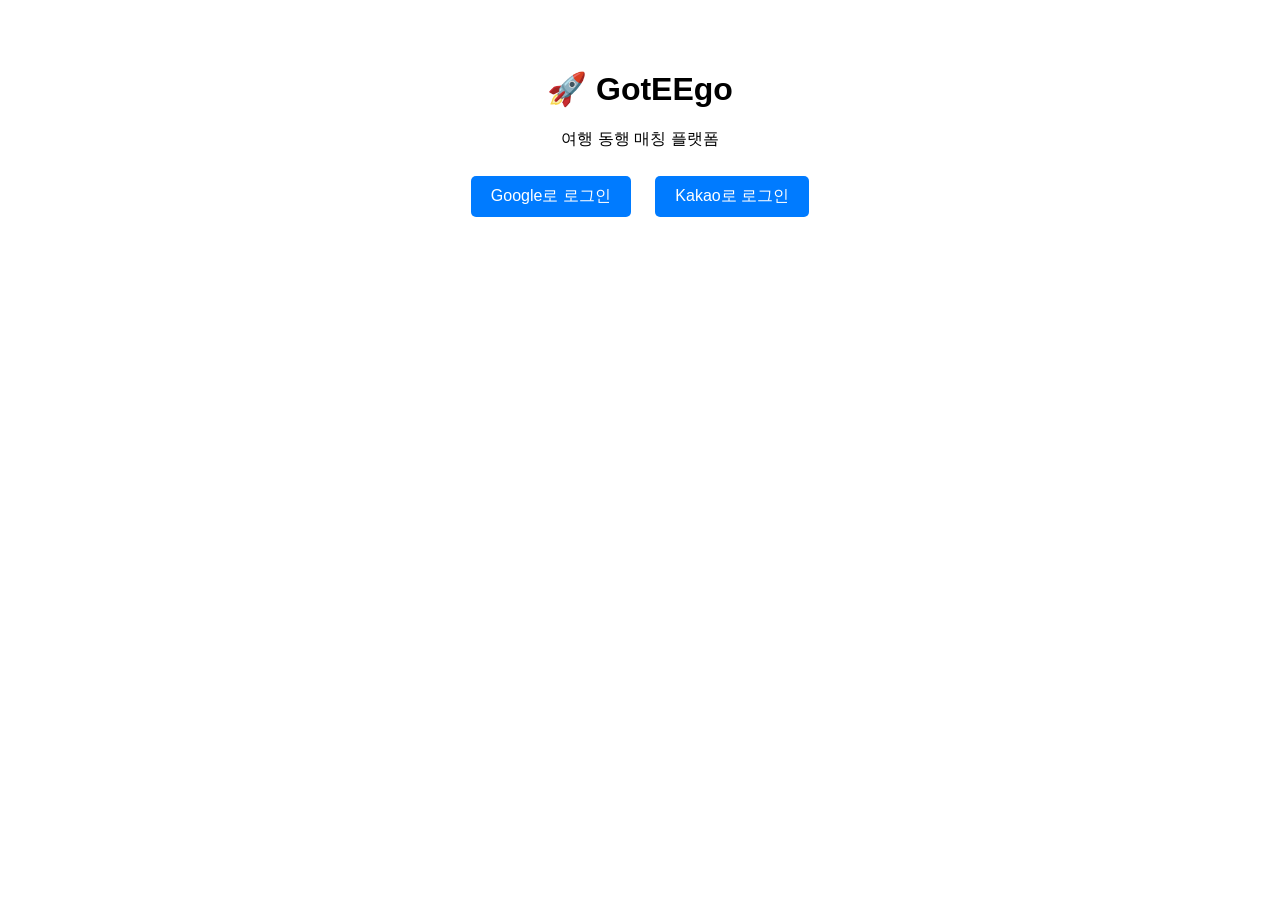
<file: src/main/resources/static/index.html>
<!DOCTYPE html>
<html lang="ko">
<head>
    <meta charset="UTF-8">
    <title>GotEEgo - 여행 동행 매칭</title>
    <style>
        body {
            font-family: Arial, sans-serif;
            max-width: 800px;
            margin: 0 auto;
            padding: 20px;
            text-align: center;
        }
        .container {
            margin-top: 50px;
        }
        .btn {
            display: inline-block;
            padding: 10px 20px;
            margin: 10px;
            background-color: #007bff;
            color: white;
            text-decoration: none;
            border-radius: 5px;
        }
        .btn:hover {
            background-color: #0056b3;
        }
    </style>
</head>
<body>
    <div class="container">
        <h1>🚀 GotEEgo</h1>
        <p>여행 동행 매칭 플랫폼</p>
        
        <div>
            <a href="/oauth2/authorization/google" class="btn">Google로 로그인</a>
            <a href="/oauth2/authorization/kakao" class="btn">Kakao로 로그인</a>
        </div>
    </div>
</body>
</html>
</file>
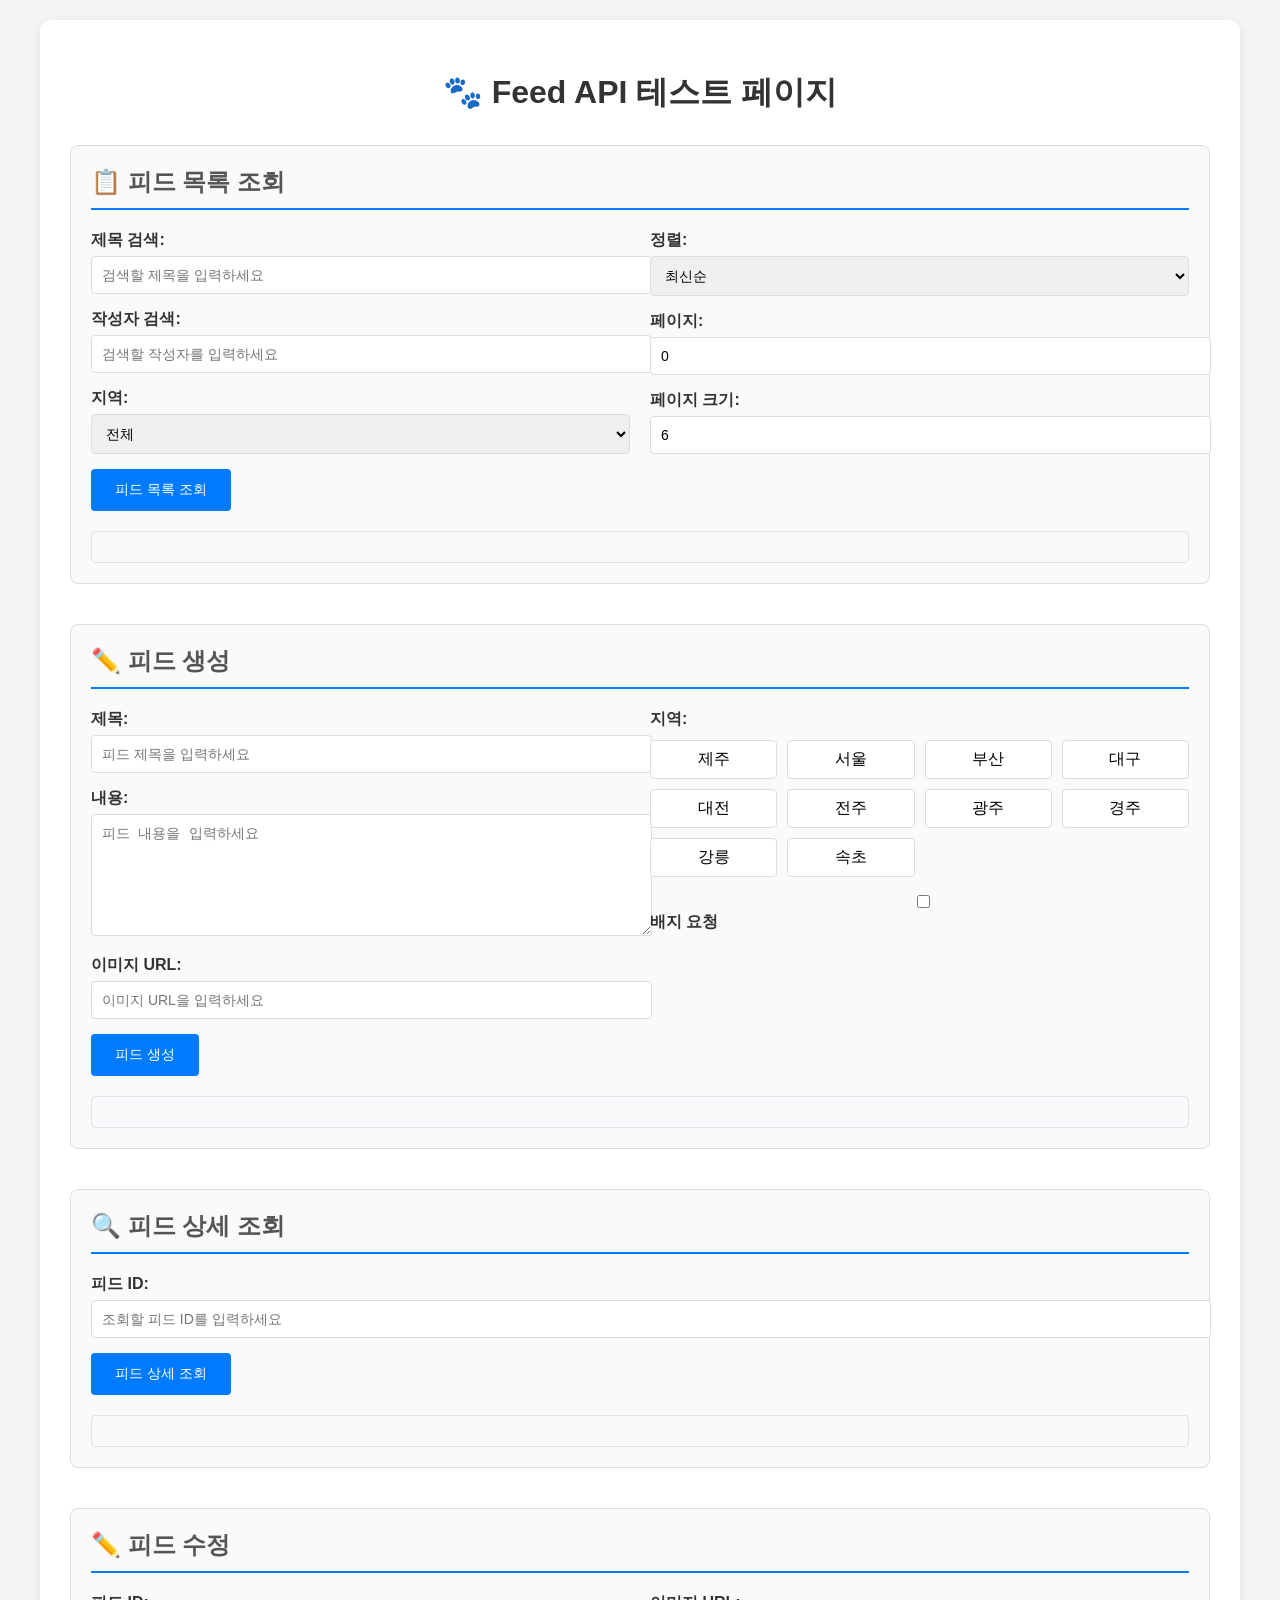
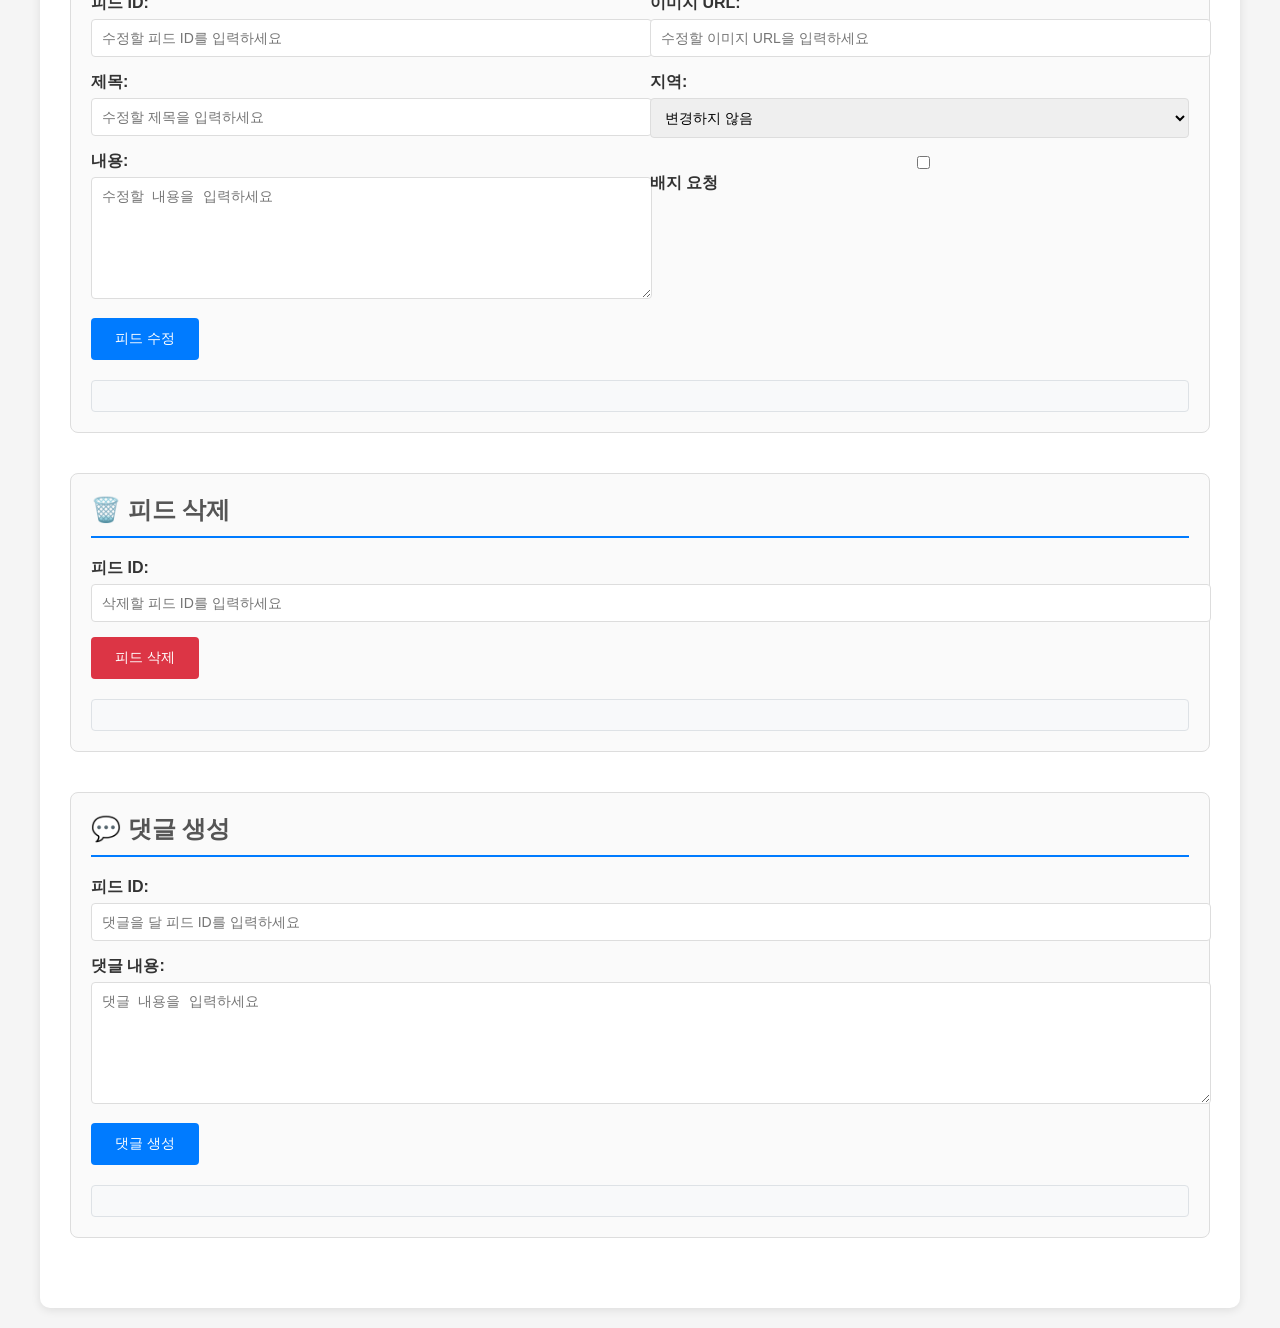
<file: src/main/resources/static/test-feed-api.html>
<!DOCTYPE html>
<html lang="ko">
<head>
    <meta charset="UTF-8">
    <meta name="viewport" content="width=device-width, initial-scale=1.0">
    <title>Feed API 테스트</title>
    <style>
        body {
            font-family: 'Segoe UI', Tahoma, Geneva, Verdana, sans-serif;
            max-width: 1200px;
            margin: 0 auto;
            padding: 20px;
            background-color: #f5f5f5;
        }
        .container {
            background: white;
            padding: 30px;
            border-radius: 10px;
            box-shadow: 0 2px 10px rgba(0,0,0,0.1);
        }
        h1 {
            color: #333;
            text-align: center;
            margin-bottom: 30px;
        }
        .test-section {
            margin-bottom: 40px;
            padding: 20px;
            border: 1px solid #ddd;
            border-radius: 8px;
            background-color: #fafafa;
        }
        .test-section h2 {
            color: #555;
            margin-top: 0;
            border-bottom: 2px solid #007bff;
            padding-bottom: 10px;
        }
        .form-group {
            margin-bottom: 15px;
        }
        label {
            display: block;
            margin-bottom: 5px;
            font-weight: bold;
            color: #333;
        }
        input, select, textarea {
            width: 100%;
            padding: 10px;
            border: 1px solid #ddd;
            border-radius: 4px;
            font-size: 14px;
        }
        textarea {
            height: 100px;
            resize: vertical;
        }
        button {
            background-color: #007bff;
            color: white;
            padding: 12px 24px;
            border: none;
            border-radius: 4px;
            cursor: pointer;
            font-size: 14px;
            margin-right: 10px;
        }
        button:hover {
            background-color: #0056b3;
        }
        .response {
            margin-top: 20px;
            padding: 15px;
            background-color: #f8f9fa;
            border: 1px solid #dee2e6;
            border-radius: 4px;
            white-space: pre-wrap;
            font-family: monospace;
            font-size: 12px;
            max-height: 300px;
            overflow-y: auto;
        }
        .success {
            border-color: #28a745;
            background-color: #d4edda;
        }
        .error {
            border-color: #dc3545;
            background-color: #f8d7da;
        }
        .grid {
            display: grid;
            grid-template-columns: 1fr 1fr;
            gap: 20px;
        }
        .location-options {
            display: grid;
            grid-template-columns: repeat(auto-fit, minmax(120px, 1fr));
            gap: 10px;
            margin-top: 10px;
        }
        .location-option {
            padding: 8px;
            border: 1px solid #ddd;
            border-radius: 4px;
            text-align: center;
            cursor: pointer;
            background-color: white;
        }
        .location-option:hover {
            background-color: #f0f0f0;
        }
        .location-option.selected {
            background-color: #007bff;
            color: white;
            border-color: #007bff;
        }
    </style>
</head>
<body>
    <div class="container">
        <h1>🐾 Feed API 테스트 페이지</h1>
        
        <!-- 피드 목록 조회 테스트 -->
        <div class="test-section">
            <h2>📋 피드 목록 조회</h2>
            <div class="grid">
                <div>
                    <div class="form-group">
                        <label>제목 검색:</label>
                        <input type="text" id="searchTitle" placeholder="검색할 제목을 입력하세요">
                    </div>
                    <div class="form-group">
                        <label>작성자 검색:</label>
                        <input type="text" id="searchAuthor" placeholder="검색할 작성자를 입력하세요">
                    </div>
                    <div class="form-group">
                        <label>지역:</label>
                        <select id="searchRegion">
                            <option value="">전체</option>
                            <option value="JEJU">제주</option>
                            <option value="SEOUL">서울</option>
                            <option value="BUSAN">부산</option>
                            <option value="DAEGU">대구</option>
                            <option value="DAEJEON">대전</option>
                            <option value="JEONJU">전주</option>
                            <option value="GWANGJU">광주</option>
                            <option value="GYEONGJU">경주</option>
                            <option value="GANGNEUNG">강릉</option>
                            <option value="SOKCHO">속초</option>
                        </select>
                    </div>
                </div>
                <div>
                    <div class="form-group">
                        <label>정렬:</label>
                        <select id="searchSort">
                            <option value="recent">최신순</option>
                            <option value="view">조회순</option>
                            <option value="like">좋아요순</option>
                        </select>
                    </div>
                    <div class="form-group">
                        <label>페이지:</label>
                        <input type="number" id="searchPage" value="0" min="0">
                    </div>
                    <div class="form-group">
                        <label>페이지 크기:</label>
                        <input type="number" id="searchSize" value="6" min="1" max="20">
                    </div>
                </div>
            </div>
            <button onclick="getFeeds()">피드 목록 조회</button>
            <div id="feedsResponse" class="response"></div>
        </div>

        <!-- 피드 생성 테스트 -->
        <div class="test-section">
            <h2>✏️ 피드 생성</h2>
            <div class="grid">
                <div>
                    <div class="form-group">
                        <label>제목:</label>
                        <input type="text" id="createTitle" placeholder="피드 제목을 입력하세요" required>
                    </div>
                    <div class="form-group">
                        <label>내용:</label>
                        <textarea id="createContent" placeholder="피드 내용을 입력하세요" required></textarea>
                    </div>
                    <div class="form-group">
                        <label>이미지 URL:</label>
                        <input type="url" id="createImageUrl" placeholder="이미지 URL을 입력하세요">
                    </div>
                </div>
                <div>
                    <div class="form-group">
                        <label>지역:</label>
                        <div class="location-options">
                            <div class="location-option" data-value="JEJU">제주</div>
                            <div class="location-option" data-value="SEOUL">서울</div>
                            <div class="location-option" data-value="BUSAN">부산</div>
                            <div class="location-option" data-value="DAEGU">대구</div>
                            <div class="location-option" data-value="DAEJEON">대전</div>
                            <div class="location-option" data-value="JEONJU">전주</div>
                            <div class="location-option" data-value="GWANGJU">광주</div>
                            <div class="location-option" data-value="GYEONGJU">경주</div>
                            <div class="location-option" data-value="GANGNEUNG">강릉</div>
                            <div class="location-option" data-value="SOKCHO">속초</div>
                        </div>
                        <input type="hidden" id="createLocation" value="">
                    </div>
                    <div class="form-group">
                        <label>
                            <input type="checkbox" id="createBadgeRequest"> 배지 요청
                        </label>
                    </div>
                </div>
            </div>
            <button onclick="createFeed()">피드 생성</button>
            <div id="createResponse" class="response"></div>
        </div>

        <!-- 피드 상세 조회 테스트 -->
        <div class="test-section">
            <h2>🔍 피드 상세 조회</h2>
            <div class="form-group">
                <label>피드 ID:</label>
                <input type="number" id="detailFeedId" placeholder="조회할 피드 ID를 입력하세요" required>
            </div>
            <button onclick="getFeedDetail()">피드 상세 조회</button>
            <div id="detailResponse" class="response"></div>
        </div>

        <!-- 피드 수정 테스트 -->
        <div class="test-section">
            <h2>✏️ 피드 수정</h2>
            <div class="grid">
                <div>
                    <div class="form-group">
                        <label>피드 ID:</label>
                        <input type="number" id="updateFeedId" placeholder="수정할 피드 ID를 입력하세요" required>
                    </div>
                    <div class="form-group">
                        <label>제목:</label>
                        <input type="text" id="updateTitle" placeholder="수정할 제목을 입력하세요">
                    </div>
                    <div class="form-group">
                        <label>내용:</label>
                        <textarea id="updateContent" placeholder="수정할 내용을 입력하세요"></textarea>
                    </div>
                </div>
                <div>
                    <div class="form-group">
                        <label>이미지 URL:</label>
                        <input type="url" id="updateImageUrl" placeholder="수정할 이미지 URL을 입력하세요">
                    </div>
                    <div class="form-group">
                        <label>지역:</label>
                        <select id="updateLocation">
                            <option value="">변경하지 않음</option>
                            <option value="JEJU">제주</option>
                            <option value="SEOUL">서울</option>
                            <option value="BUSAN">부산</option>
                            <option value="DAEGU">대구</option>
                            <option value="DAEJEON">대전</option>
                            <option value="JEONJU">전주</option>
                            <option value="GWANGJU">광주</option>
                            <option value="GYEONGJU">경주</option>
                            <option value="GANGNEUNG">강릉</option>
                            <option value="SOKCHO">속초</option>
                        </select>
                    </div>
                    <div class="form-group">
                        <label>
                            <input type="checkbox" id="updateBadgeRequest"> 배지 요청
                        </label>
                    </div>
                </div>
            </div>
            <button onclick="updateFeed()">피드 수정</button>
            <div id="updateResponse" class="response"></div>
        </div>

        <!-- 피드 삭제 테스트 -->
        <div class="test-section">
            <h2>🗑️ 피드 삭제</h2>
            <div class="form-group">
                <label>피드 ID:</label>
                <input type="number" id="deleteFeedId" placeholder="삭제할 피드 ID를 입력하세요" required>
            </div>
            <button onclick="deleteFeed()" style="background-color: #dc3545;">피드 삭제</button>
            <div id="deleteResponse" class="response"></div>
        </div>

        <!-- 댓글 생성 테스트 -->
        <div class="test-section">
            <h2>💬 댓글 생성</h2>
            <div class="form-group">
                <label>피드 ID:</label>
                <input type="number" id="commentFeedId" placeholder="댓글을 달 피드 ID를 입력하세요" required>
            </div>
            <div class="form-group">
                <label>댓글 내용:</label>
                <textarea id="commentContent" placeholder="댓글 내용을 입력하세요" required></textarea>
            </div>
            <button onclick="createComment()">댓글 생성</button>
            <div id="commentResponse" class="response"></div>
        </div>
    </div>

    <script>
        // 지역 선택 기능
        document.querySelectorAll('.location-option').forEach(option => {
            option.addEventListener('click', function() {
                document.querySelectorAll('.location-option').forEach(opt => opt.classList.remove('selected'));
                this.classList.add('selected');
                document.getElementById('createLocation').value = this.dataset.value;
            });
        });

        // API 호출 함수들
        async function getFeeds() {
            const title = document.getElementById('searchTitle').value;
            const author = document.getElementById('searchAuthor').value;
            const region = document.getElementById('searchRegion').value;
            const sort = document.getElementById('searchSort').value;
            const page = document.getElementById('searchPage').value;
            const size = document.getElementById('searchSize').value;

            const params = new URLSearchParams();
            if (title) params.append('title', title);
            if (author) params.append('author', author);
            if (region) params.append('region', region);
            params.append('sort', sort);
            params.append('page', page);
            params.append('size', size);

            try {
                const response = await fetch(`/api/feed?${params}`);
                const data = await response.json();
                displayResponse('feedsResponse', response.ok, data);
            } catch (error) {
                displayResponse('feedsResponse', false, { error: error.message });
            }
        }

        async function createFeed() {
            const title = document.getElementById('createTitle').value;
            const content = document.getElementById('createContent').value;
            const imageUrl = document.getElementById('createImageUrl').value;
            const location = document.getElementById('createLocation').value;
            const badgeRequest = document.getElementById('createBadgeRequest').checked;

            if (!title || !content) {
                alert('제목과 내용은 필수입니다.');
                return;
            }

            const requestData = {
                title: title,
                content: content,
                imageUrl: imageUrl || null,
                location: location || null,
                badgeRequest: badgeRequest
            };

            try {
                const response = await fetch('/api/feed', {
                    method: 'POST',
                    headers: {
                        'Content-Type': 'application/json'
                    },
                    body: JSON.stringify(requestData)
                });
                const data = await response.json();
                displayResponse('createResponse', response.ok, data);
            } catch (error) {
                displayResponse('createResponse', false, { error: error.message });
            }
        }

        async function getFeedDetail() {
            const feedId = document.getElementById('detailFeedId').value;
            if (!feedId) {
                alert('피드 ID를 입력하세요.');
                return;
            }

            try {
                const response = await fetch(`/api/feed/${feedId}`);
                const data = await response.json();
                displayResponse('detailResponse', response.ok, data);
            } catch (error) {
                displayResponse('detailResponse', false, { error: error.message });
            }
        }

        async function updateFeed() {
            const feedId = document.getElementById('updateFeedId').value;
            const title = document.getElementById('updateTitle').value;
            const content = document.getElementById('updateContent').value;
            const imageUrl = document.getElementById('updateImageUrl').value;
            const location = document.getElementById('updateLocation').value;
            const badgeRequest = document.getElementById('updateBadgeRequest').checked;

            if (!feedId) {
                alert('피드 ID를 입력하세요.');
                return;
            }

            const requestData = {};
            if (title) requestData.title = title;
            if (content) requestData.content = content;
            if (imageUrl) requestData.imageUrl = imageUrl;
            if (location) requestData.location = location;
            requestData.badgeRequest = badgeRequest;

            try {
                const response = await fetch(`/api/feed/${feedId}`, {
                    method: 'PUT',
                    headers: {
                        'Content-Type': 'application/json'
                    },
                    body: JSON.stringify(requestData)
                });
                const data = await response.json();
                displayResponse('updateResponse', response.ok, data);
            } catch (error) {
                displayResponse('updateResponse', false, { error: error.message });
            }
        }

        async function deleteFeed() {
            const feedId = document.getElementById('deleteFeedId').value;
            if (!feedId) {
                alert('피드 ID를 입력하세요.');
                return;
            }

            if (!confirm('정말로 이 피드를 삭제하시겠습니까?')) {
                return;
            }

            try {
                const response = await fetch(`/api/feed/${feedId}`, {
                    method: 'DELETE'
                });
                const data = await response.text();
                displayResponse('deleteResponse', response.ok, { message: data });
            } catch (error) {
                displayResponse('deleteResponse', false, { error: error.message });
            }
        }

        async function createComment() {
            const feedId = document.getElementById('commentFeedId').value;
            const content = document.getElementById('commentContent').value;

            if (!feedId || !content) {
                alert('피드 ID와 댓글 내용을 입력하세요.');
                return;
            }

            const requestData = {
                content: content
            };

            try {
                const response = await fetch(`/api/feed/${feedId}/comments`, {
                    method: 'POST',
                    headers: {
                        'Content-Type': 'application/json'
                    },
                    body: JSON.stringify(requestData)
                });
                const data = await response.json();
                displayResponse('commentResponse', response.ok, data);
            } catch (error) {
                displayResponse('commentResponse', false, { error: error.message });
            }
        }

        function displayResponse(elementId, success, data) {
            const element = document.getElementById(elementId);
            element.textContent = JSON.stringify(data, null, 2);
            element.className = `response ${success ? 'success' : 'error'}`;
        }
    </script>
</body>
</html>
</file>
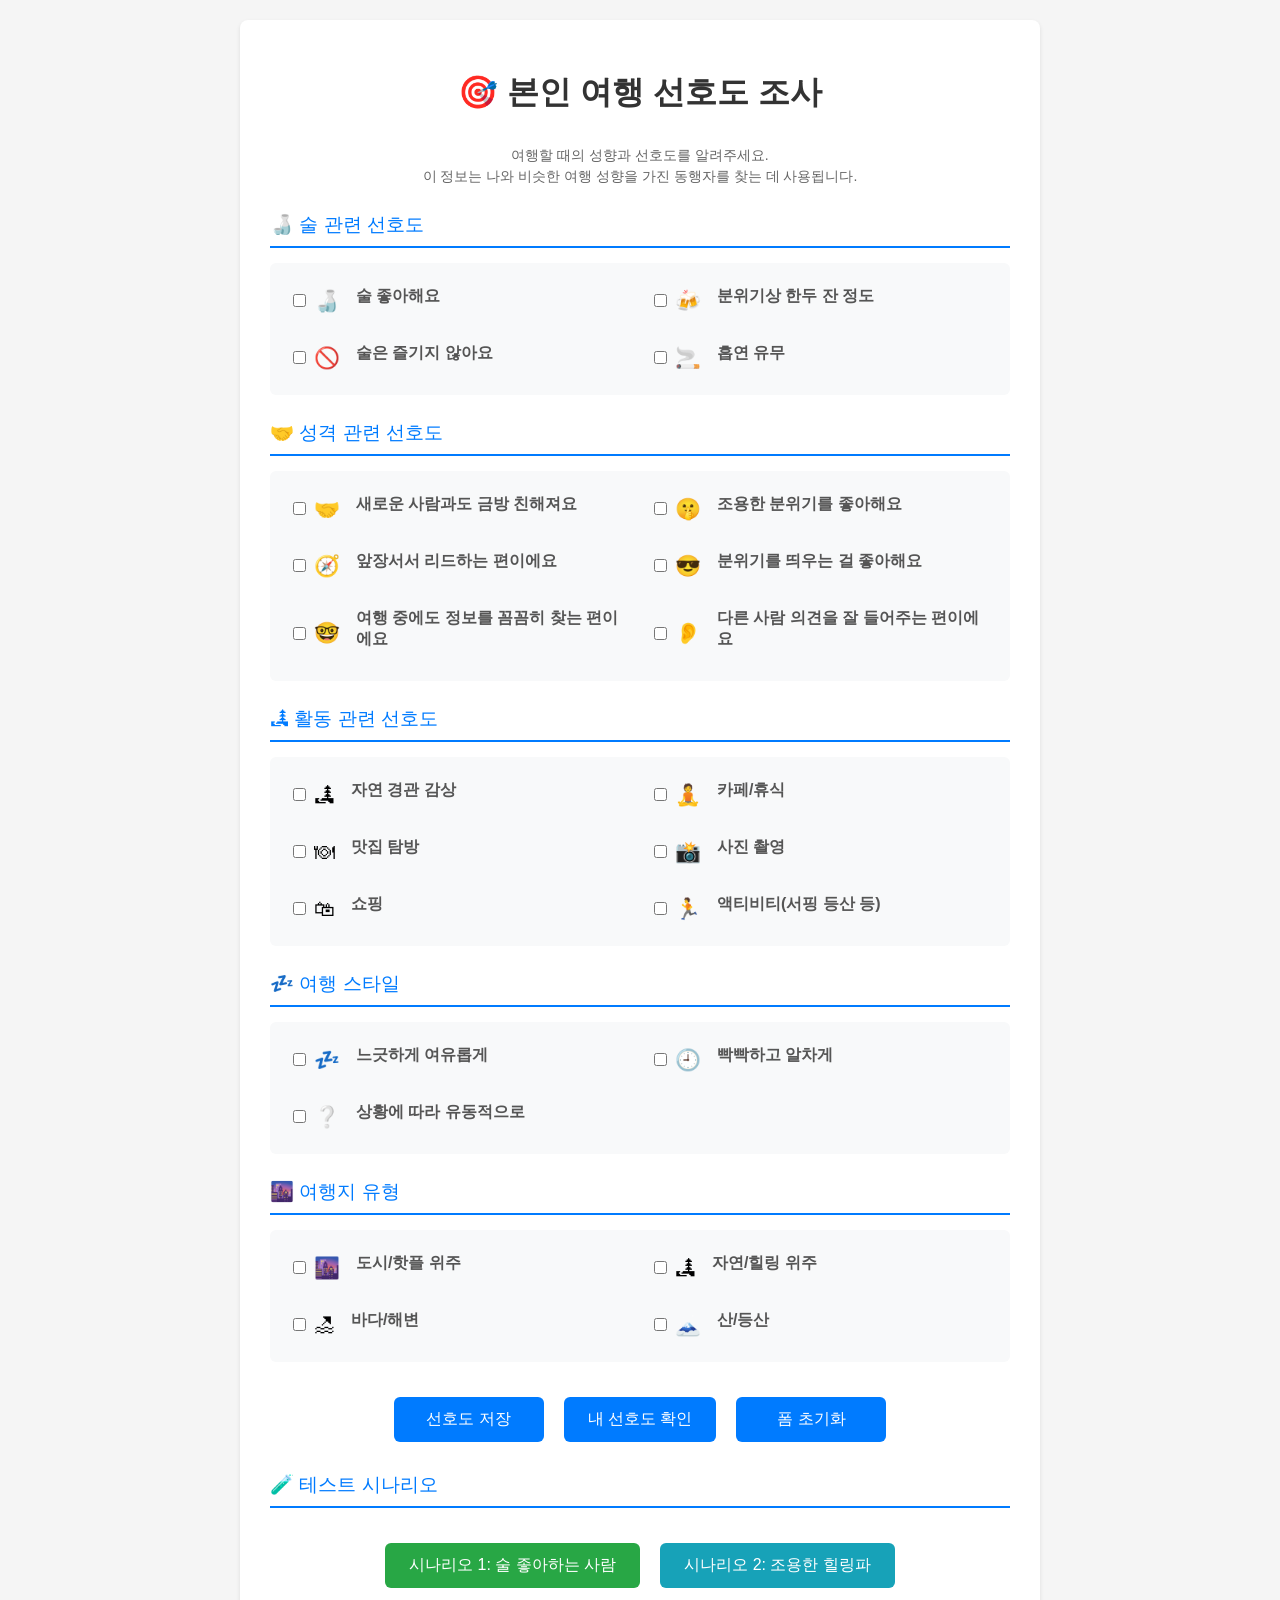
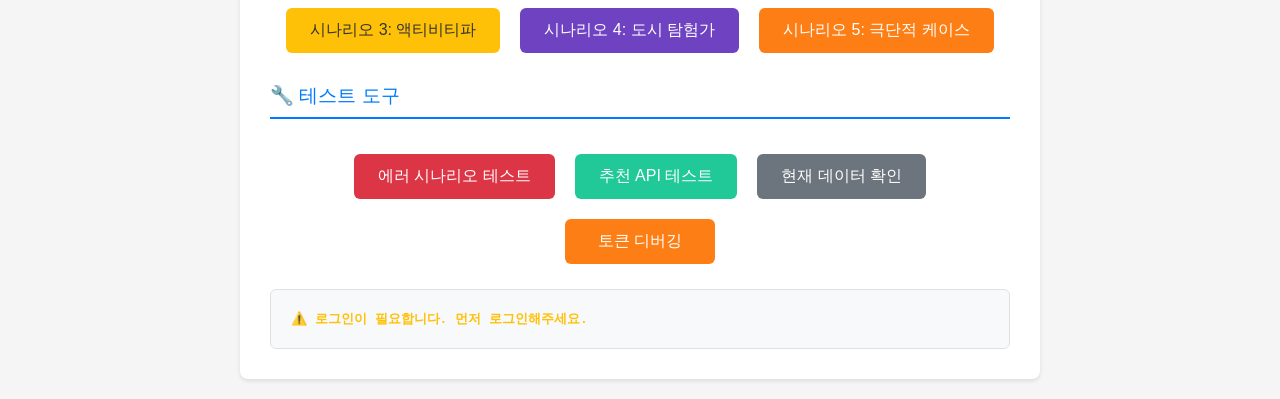
<file: src/main/resources/static/test-profile-recommendation.html>
<!DOCTYPE html>
<html lang="ko">
<head>
    <meta charset="UTF-8">
    <meta name="viewport" content="width=device-width, initial-scale=1.0">
    <title>본인 선호도 조사</title>
    <style>
        body {
            font-family: 'Segoe UI', Tahoma, Geneva, Verdana, sans-serif;
            max-width: 800px;
            margin: 0 auto;
            padding: 20px;
            background-color: #f5f5f5;
        }
        .container {
            background: white;
            padding: 30px;
            border-radius: 8px;
            box-shadow: 0 2px 4px rgba(0,0,0,0.1);
        }
        h1 {
            color: #333;
            text-align: center;
            margin-bottom: 30px;
        }
        .form-group {
            margin-bottom: 20px;
        }
        label {
            display: block;
            margin-bottom: 8px;
            font-weight: bold;
            color: #555;
        }
        .checkbox-group {
            display: grid;
            grid-template-columns: repeat(auto-fit, minmax(250px, 1fr));
            gap: 12px;
            margin-bottom: 20px;
            padding: 15px;
            background-color: #f8f9fa;
            border-radius: 6px;
        }
        .checkbox-item {
            display: flex;
            align-items: center;
            gap: 8px;
            padding: 8px;
            border-radius: 4px;
            transition: background-color 0.2s;
        }
        .checkbox-item:hover {
            background-color: #e9ecef;
        }
        .checkbox-item input[type="checkbox"] {
            width: auto;
            margin: 0;
        }
        .emoji {
            font-size: 1.3em;
            margin-right: 8px;
        }
        .section-title {
            color: #007bff;
            font-size: 1.2em;
            margin: 25px 0 15px 0;
            padding-bottom: 8px;
            border-bottom: 2px solid #007bff;
        }
        button {
            background-color: #007bff;
            color: white;
            padding: 12px 24px;
            border: none;
            border-radius: 6px;
            cursor: pointer;
            font-size: 16px;
            margin-right: 15px;
            margin-bottom: 15px;
            transition: background-color 0.2s;
        }
        button:hover {
            background-color: #0056b3;
        }
        .response {
            background-color: #f8f9fa;
            border: 1px solid #dee2e6;
            border-radius: 6px;
            padding: 20px;
            margin-top: 20px;
            white-space: pre-wrap;
            font-family: monospace;
            max-height: 300px;
            overflow-y: auto;
        }
        .success { color: #28a745; font-weight: bold; }
        .error { color: #dc3545; font-weight: bold; }
        .info { color: #17a2b8; font-weight: bold; }
        .warning { color: #ffc107; font-weight: bold; }
        .btn-group {
            text-align: center;
            margin-top: 30px;
            display: flex;
            flex-wrap: wrap;
            justify-content: center;
            gap: 10px;
        }
        
        .btn-group button {
            margin: 5px;
            min-width: 150px;
        }
        .description {
            color: #666;
            font-size: 14px;
            margin-bottom: 20px;
            text-align: center;
            line-height: 1.5;
        }
    </style>
</head>
<body>
    <div class="container">
        <h1>🎯 본인 여행 선호도 조사</h1>
        <p class="description">
            여행할 때의 성향과 선호도를 알려주세요.<br>
            이 정보는 나와 비슷한 여행 성향을 가진 동행자를 찾는 데 사용됩니다.
        </p>
        
        <form id="preferenceForm">
            <div class="section-title">🍶 술 관련 선호도</div>
            <div class="checkbox-group">
                <div class="checkbox-item">
                    <input type="checkbox" id="isAlchol3">
                    <span class="emoji">🍶</span>
                    <label for="isAlchol3">술 좋아해요</label>
                </div>
                <div class="checkbox-item">
                    <input type="checkbox" id="isAlchol2">
                    <span class="emoji">🍻</span>
                    <label for="isAlchol2">분위기상 한두 잔 정도</label>
                </div>
                <div class="checkbox-item">
                    <input type="checkbox" id="isAlchol1">
                    <span class="emoji">🚫</span>
                    <label for="isAlchol1">술은 즐기지 않아요</label>
                </div>
                <div class="checkbox-item">
                    <input type="checkbox" id="isSmoker">
                    <span class="emoji">🚬</span>
                    <label for="isSmoker">흡연 유무</label>
                </div>
            </div>
            
            <div class="section-title">🤝 성격 관련 선호도</div>
            <div class="checkbox-group">
                <div class="checkbox-item">
                    <input type="checkbox" id="isFriendly">
                    <span class="emoji">🤝</span>
                    <label for="isFriendly">새로운 사람과도 금방 친해져요</label>
                </div>
                <div class="checkbox-item">
                    <input type="checkbox" id="isQuiet">
                    <span class="emoji">🤫</span>
                    <label for="isQuiet">조용한 분위기를 좋아해요</label>
                </div>
                <div class="checkbox-item">
                    <input type="checkbox" id="isLead">
                    <span class="emoji">🧭</span>
                    <label for="isLead">앞장서서 리드하는 편이에요</label>
                </div>
                <div class="checkbox-item">
                    <input type="checkbox" id="isParty">
                    <span class="emoji">😎</span>
                    <label for="isParty">분위기를 띄우는 걸 좋아해요</label>
                </div>
                <div class="checkbox-item">
                    <input type="checkbox" id="isSearch">
                    <span class="emoji">🤓</span>
                    <label for="isSearch">여행 중에도 정보를 꼼꼼히 찾는 편이에요</label>
                </div>
                <div class="checkbox-item">
                    <input type="checkbox" id="isListen">
                    <span class="emoji">👂</span>
                    <label for="isListen">다른 사람 의견을 잘 들어주는 편이에요</label>
                </div>
            </div>
            
            <div class="section-title">🏞 활동 관련 선호도</div>
            <div class="checkbox-group">
                <div class="checkbox-item">
                    <input type="checkbox" id="isSee">
                    <span class="emoji">🏞</span>
                    <label for="isSee">자연 경관 감상</label>
                </div>
                <div class="checkbox-item">
                    <input type="checkbox" id="isCafe">
                    <span class="emoji">🧘</span>
                    <label for="isCafe">카페/휴식</label>
                </div>
                <div class="checkbox-item">
                    <input type="checkbox" id="isTaste">
                    <span class="emoji">🍽</span>
                    <label for="isTaste">맛집 탐방</label>
                </div>
                <div class="checkbox-item">
                    <input type="checkbox" id="isPicture">
                    <span class="emoji">📸</span>
                    <label for="isPicture">사진 촬영</label>
                </div>
                <div class="checkbox-item">
                    <input type="checkbox" id="isShopping">
                    <span class="emoji">🛍</span>
                    <label for="isShopping">쇼핑</label>
                </div>
                <div class="checkbox-item">
                    <input type="checkbox" id="isOutdoor">
                    <span class="emoji">🏃</span>
                    <label for="isOutdoor">액티비티(서핑 등산 등)</label>
                </div>
            </div>
            
            <div class="section-title">💤 여행 스타일</div>
            <div class="checkbox-group">
                <div class="checkbox-item">
                    <input type="checkbox" id="isChill">
                    <span class="emoji">💤</span>
                    <label for="isChill">느긋하게 여유롭게</label>
                </div>
                <div class="checkbox-item">
                    <input type="checkbox" id="isBusy">
                    <span class="emoji">🕘</span>
                    <label for="isBusy">빡빡하고 알차게</label>
                </div>
                <div class="checkbox-item">
                    <input type="checkbox" id="isFlex">
                    <span class="emoji">❔</span>
                    <label for="isFlex">상황에 따라 유동적으로</label>
                </div>
            </div>
            
            <div class="section-title">🌆 여행지 유형</div>
            <div class="checkbox-group">
                <div class="checkbox-item">
                    <input type="checkbox" id="isCity">
                    <span class="emoji">🌆</span>
                    <label for="isCity">도시/핫플 위주</label>
                </div>
                <div class="checkbox-item">
                    <input type="checkbox" id="isHeal">
                    <span class="emoji">🏞</span>
                    <label for="isHeal">자연/힐링 위주</label>
                </div>
                <div class="checkbox-item">
                    <input type="checkbox" id="isBeach">
                    <span class="emoji">🏖</span>
                    <label for="isBeach">바다/해변</label>
                </div>
                <div class="checkbox-item">
                    <input type="checkbox" id="isMountain">
                    <span class="emoji">🗻</span>
                    <label for="isMountain">산/등산</label>
                </div>
            </div>
            
            <div class="btn-group">
                <button type="button" onclick="saveOrUpdatePreference()">선호도 저장</button>
                <button type="button" onclick="getMyPreference()">내 선호도 확인</button>
                <button type="button" onclick="clearForm()">폼 초기화</button>
            </div>
            
            <!-- 테스트 시나리오 섹션 추가 -->
            <div class="section-title">🧪 테스트 시나리오</div>
            <div class="btn-group">
                <button type="button" onclick="testScenario1()" style="background-color: #28a745;">시나리오 1: 술 좋아하는 사람</button>
                <button type="button" onclick="testScenario2()" style="background-color: #17a2b8;">시나리오 2: 조용한 힐링파</button>
                <button type="button" onclick="testScenario3()" style="background-color: #ffc107; color: #333;">시나리오 3: 액티비티파</button>
                <button type="button" onclick="testScenario4()" style="background-color: #6f42c1;">시나리오 4: 도시 탐험가</button>
                <button type="button" onclick="testScenario5()" style="background-color: #fd7e14;">시나리오 5: 극단적 케이스</button>
            </div>
            
            <div class="section-title">🔧 테스트 도구</div>
            <div class="btn-group">
                <button type="button" onclick="testErrorScenarios()" style="background-color: #dc3545;">에러 시나리오 테스트</button>
                <button type="button" onclick="testRecommendationAPI()" style="background-color: #20c997;">추천 API 테스트</button>
                <button type="button" onclick="showCurrentData()" style="background-color: #6c757d;">현재 데이터 확인</button>
                <button type="button" onclick="debugToken()" style="background-color: #fd7e14;">토큰 디버깅</button>
            </div>
        </form>
        
        <div id="response" class="response"></div>
    </div>
    
    <script>
        const BASE_URL = 'http://localhost:8080/api';
        
        // 인증 헤더 가져오기
        function getAuthHeaders() {
            const accessToken = getCookie('accessToken');
            const headers = {
                'Content-Type': 'application/json'
            };
            
            if (accessToken) {
                headers['Authorization'] = `Bearer ${accessToken}`;
                console.log('🔑 토큰 사용:', accessToken.substring(0, 20) + '...');
            } else {
                console.log('❌ 토큰 없음');
            }
            
            return headers;
        }
        
        // 쿠키에서 특정 값 가져오기
        function getCookie(name) {
            const cookies = document.cookie.split(';');
            for (let i = 0; i < cookies.length; i++) {
                const cookie = cookies[i].trim();
                if (cookie.startsWith(name + '=')) {
                    return cookie.substring(name.length + 1);
                }
            }
            return null;
        }
        
        // 선호도 데이터 수집
        function getPreferenceData() {
            return {
                isAlchol3: document.getElementById('isAlchol3').checked,
                isAlchol2: document.getElementById('isAlchol2').checked,
                isAlchol1: document.getElementById('isAlchol1').checked,
                isSmoker: document.getElementById('isSmoker').checked,
                isFriendly: document.getElementById('isFriendly').checked,
                isQuiet: document.getElementById('isQuiet').checked,
                isLead: document.getElementById('isLead').checked,
                isParty: document.getElementById('isParty').checked,
                isSearch: document.getElementById('isSearch').checked,
                isListen: document.getElementById('isListen').checked,
                isSee: document.getElementById('isSee').checked,
                isCafe: document.getElementById('isCafe').checked,
                isTaste: document.getElementById('isTaste').checked,
                isPicture: document.getElementById('isPicture').checked,
                isShopping: document.getElementById('isShopping').checked,
                isOutdoor: document.getElementById('isOutdoor').checked,
                isChill: document.getElementById('isChill').checked,
                isBusy: document.getElementById('isBusy').checked,
                isFlex: document.getElementById('isFlex').checked,
                isCity: document.getElementById('isCity').checked,
                isHeal: document.getElementById('isHeal').checked,
                isBeach: document.getElementById('isBeach').checked,
                isMountain: document.getElementById('isMountain').checked
            };
        }
        
        // 선호도 저장 또는 수정
        async function saveOrUpdatePreference() {
            try {
                showResponse('⏳ 선호도를 저장하고 있습니다...', 'info');
                
                const response = await fetch(`${BASE_URL}/profile-answers/save-or-update`, {
                    method: 'POST',
                    headers: getAuthHeaders(),
                    body: JSON.stringify(getPreferenceData())
                });
                
                if (response.ok) {
                    const result = await response.json();
                    showResponse('✅ 선호도가 성공적으로 저장되었습니다!\n\n저장된 데이터:\n' + JSON.stringify(result, null, 2), 'success');
                } else {
                    const errorData = await response.json();
                    showResponse('❌ 저장 중 오류가 발생했습니다.\n\n오류 정보:\n' + JSON.stringify(errorData, null, 2), 'error');
                }
            } catch (error) {
                showResponse('❌ 네트워크 오류: ' + error.message, 'error');
            }
        }
        
        // 내 선호도 조회
        async function getMyPreference() {
            try {
                showResponse('⏳ 내 선호도를 조회하고 있습니다...', 'info');
                
                const response = await fetch(`${BASE_URL}/profile-answers/my`, {
                    headers: getAuthHeaders()
                });
                
                if (response.ok) {
                    const result = await response.json();
                    showResponse('📋 내 선호도 정보\n\n' + JSON.stringify(result, null, 2), 'info');
                    
                    // 폼에 기존 데이터 채우기
                    fillFormWithData(result);
                } else {
                    const errorData = await response.json();
                    if (response.status === 404) {
                        showResponse('⚠️ 아직 선호도가 등록되지 않았습니다.\n선호도를 선택하고 저장해주세요.', 'warning');
                    } else {
                        showResponse('❌ 조회 중 오류가 발생했습니다.\n\n오류 정보:\n' + JSON.stringify(errorData, null, 2), 'error');
                    }
                }
            } catch (error) {
                showResponse('❌ 네트워크 오류: ' + error.message, 'error');
            }
        }
        
        // 폼에 데이터 채우기
        function fillFormWithData(data) {
            document.getElementById('isAlchol3').checked = data.isAlchol3 || false;
            document.getElementById('isAlchol2').checked = data.isAlchol2 || false;
            document.getElementById('isAlchol1').checked = data.isAlchol1 || false;
            document.getElementById('isSmoker').checked = data.isSmoker || false;
            document.getElementById('isFriendly').checked = data.isFriendly || false;
            document.getElementById('isQuiet').checked = data.isQuiet || false;
            document.getElementById('isLead').checked = data.isLead || false;
            document.getElementById('isParty').checked = data.isParty || false;
            document.getElementById('isSearch').checked = data.isSearch || false;
            document.getElementById('isListen').checked = data.isListen || false;
            document.getElementById('isSee').checked = data.isSee || false;
            document.getElementById('isCafe').checked = data.isCafe || false;
            document.getElementById('isTaste').checked = data.isTaste || false;
            document.getElementById('isPicture').checked = data.isPicture || false;
            document.getElementById('isShopping').checked = data.isShopping || false;
            document.getElementById('isOutdoor').checked = data.isOutdoor || false;
            document.getElementById('isChill').checked = data.isChill || false;
            document.getElementById('isBusy').checked = data.isBusy || false;
            document.getElementById('isFlex').checked = data.isFlex || false;
            document.getElementById('isCity').checked = data.isCity || false;
            document.getElementById('isHeal').checked = data.isHeal || false;
            document.getElementById('isBeach').checked = data.isBeach || false;
            document.getElementById('isMountain').checked = data.isMountain || false;
        }
        
        // 폼 초기화
        function clearForm() {
            const checkboxes = document.querySelectorAll('input[type="checkbox"]');
            checkboxes.forEach(checkbox => checkbox.checked = false);
            showResponse('🔄 폼이 초기화되었습니다.', 'info');
        }
        
        // 응답 표시
        function showResponse(message, type) {
            const responseDiv = document.getElementById('response');
            responseDiv.innerHTML = `<span class="${type}">${message}</span>`;
            responseDiv.scrollIntoView({ behavior: 'smooth' });
        }
        
        // ===== 테스트 시나리오 함수들 =====
        
        // 시나리오 1: 술 좋아하는 사람
        function testScenario1() {
            clearForm();
            document.getElementById('isAlchol3').checked = true;
            document.getElementById('isSmoker').checked = true;
            document.getElementById('isFriendly').checked = true;
            document.getElementById('isParty').checked = true;
            document.getElementById('isTaste').checked = true;
            document.getElementById('isCity').checked = true;
            showResponse('🍶 시나리오 1: 술 좋아하는 사람 설정 완료\n- 술 좋아함, 흡연, 친화적, 파티 분위기, 맛집 탐방, 도시 위주', 'info');
        }
        
        // 시나리오 2: 조용한 힐링파
        function testScenario2() {
            clearForm();
            document.getElementById('isAlchol1').checked = true;
            document.getElementById('isQuiet').checked = true;
            document.getElementById('isListen').checked = true;
            document.getElementById('isSee').checked = true;
            document.getElementById('isCafe').checked = true;
            document.getElementById('isChill').checked = true;
            document.getElementById('isHeal').checked = true;
            showResponse('🧘 시나리오 2: 조용한 힐링파 설정 완료\n- 술 안함, 조용함, 경청, 자연 감상, 카페, 느긋함, 힐링', 'info');
        }
        
        // 시나리오 3: 액티비티파
        function testScenario3() {
            clearForm();
            document.getElementById('isAlchol2').checked = true;
            document.getElementById('isLead').checked = true;
            document.getElementById('isSearch').checked = true;
            document.getElementById('isOutdoor').checked = true;
            document.getElementById('isPicture').checked = true;
            document.getElementById('isBusy').checked = true;
            document.getElementById('isMountain').checked = true;
            showResponse('🏃 시나리오 3: 액티비티파 설정 완료\n- 분위기상 한두잔, 리더십, 정보 탐색, 액티비티, 사진, 알차게, 산', 'info');
        }
        
        // 시나리오 4: 도시 탐험가
        function testScenario4() {
            clearForm();
            document.getElementById('isFriendly').checked = true;
            document.getElementById('isSearch').checked = true;
            document.getElementById('isTaste').checked = true;
            document.getElementById('isShopping').checked = true;
            document.getElementById('isPicture').checked = true;
            document.getElementById('isFlex').checked = true;
            document.getElementById('isCity').checked = true;
            showResponse('🌆 시나리오 4: 도시 탐험가 설정 완료\n- 친화적, 정보 탐색, 맛집, 쇼핑, 사진, 유연함, 도시', 'info');
        }
        
        // 시나리오 5: 극단적 케이스 (모든 항목 체크)
        function testScenario5() {
            clearForm();
            const checkboxes = document.querySelectorAll('input[type="checkbox"]');
            checkboxes.forEach(checkbox => checkbox.checked = true);
            showResponse('🔥 시나리오 5: 극단적 케이스 설정 완료\n- 모든 선호도 항목을 체크한 극단적인 케이스', 'warning');
        }
        
        // 에러 시나리오 테스트
        async function testErrorScenarios() {
            showResponse('🧪 에러 시나리오 테스트 시작...', 'info');
            
            // 1. 인증 토큰 없이 요청
            try {
                const response = await fetch(`${BASE_URL}/profile-answers/my`, {
                    headers: { 'Content-Type': 'application/json' }
                });
                showResponse(`🔒 인증 없이 요청 테스트: ${response.status} ${response.statusText}`, 
                    response.status === 401 ? 'success' : 'error');
            } catch (error) {
                showResponse(`🔒 인증 없이 요청 테스트: ${error.message}`, 'error');
            }
            
            // 2. 잘못된 데이터로 요청
            try {
                const response = await fetch(`${BASE_URL}/profile-answers/save-or-update`, {
                    method: 'POST',
                    headers: getAuthHeaders(),
                    body: JSON.stringify({ invalidField: 'invalidValue' })
                });
                showResponse(`📝 잘못된 데이터 요청 테스트: ${response.status} ${response.statusText}`, 
                    response.status === 400 ? 'success' : 'error');
            } catch (error) {
                showResponse(`📝 잘못된 데이터 요청 테스트: ${error.message}`, 'error');
            }
        }
        
        // 추천 API 테스트
        async function testRecommendationAPI() {
            showResponse('🎯 추천 API 테스트 시작...', 'info');
            
            // 토큰 상태 먼저 확인
            const accessToken = getCookie('accessToken');
            if (!accessToken) {
                showResponse('❌ 인증 토큰이 없습니다. 먼저 로그인해주세요.', 'error');
                return;
            }
            
            try {
                // 1. 추천 시스템 상태 확인
                showResponse('📊 추천 시스템 상태 확인 중...', 'info');
                const statusResponse = await fetch(`${BASE_URL}/recommendation/status`, {
                    headers: getAuthHeaders()
                });
                
                if (statusResponse.ok) {
                    const status = await statusResponse.json();
                    showResponse(`✅ 추천 시스템 상태 확인 성공:\n${JSON.stringify(status, null, 2)}`, 'success');
                } else {
                    const errorText = await statusResponse.text();
                    showResponse(`❌ 추천 시스템 상태 확인 실패:\n상태: ${statusResponse.status} ${statusResponse.statusText}\n응답: ${errorText}`, 'error');
                }
                
                // 잠시 대기
                await new Promise(resolve => setTimeout(resolve, 1000));
                
                // 2. 유효한 임베딩 수 확인
                showResponse('🔢 유효한 임베딩 수 확인 중...', 'info');
                const countResponse = await fetch(`${BASE_URL}/recommendation/embeddings/count`, {
                    headers: getAuthHeaders()
                });
                
                if (countResponse.ok) {
                    const count = await countResponse.text();
                    showResponse(`✅ 유효한 임베딩 수 확인 성공: ${count}개`, 'success');
                } else {
                    const errorText = await countResponse.text();
                    showResponse(`❌ 임베딩 수 확인 실패:\n상태: ${countResponse.status} ${countResponse.statusText}\n응답: ${errorText}`, 'error');
                }
                
            } catch (error) {
                showResponse(`❌ 추천 API 테스트 네트워크 오류: ${error.message}`, 'error');
            }
        }
        
        // 현재 데이터 확인
        function showCurrentData() {
            const data = getPreferenceData();
            const checkedCount = Object.values(data).filter(Boolean).length;
            const totalCount = Object.keys(data).length;
            
            // 토큰 상태 확인
            const accessToken = getCookie('accessToken');
            const tokenStatus = accessToken ? 
                `✅ 토큰 존재 (${accessToken.substring(0, 20)}...)` : 
                '❌ 토큰 없음';
            
            showResponse(`📋 현재 상태:\n` +
                `🔑 인증 상태: ${tokenStatus}\n` +
                `📝 폼 데이터: ${checkedCount}/${totalCount} 항목 체크됨\n` +
                `📊 데이터: ${JSON.stringify(data, null, 2)}`, 'info');
        }
        
        // 토큰 디버깅
        function debugToken() {
            const accessToken = getCookie('accessToken');
            const allCookies = document.cookie;
            
            let debugInfo = '🔍 토큰 디버깅 정보:\n\n';
            
            if (accessToken) {
                debugInfo += `✅ accessToken 쿠키 발견:\n`;
                debugInfo += `- 전체 길이: ${accessToken.length}자\n`;
                debugInfo += `- 앞 20자: ${accessToken.substring(0, 20)}...\n`;
                debugInfo += `- 뒤 20자: ...${accessToken.substring(accessToken.length - 20)}\n`;
                
                // JWT 토큰 구조 확인 (3개 부분으로 분리)
                const parts = accessToken.split('.');
                if (parts.length === 3) {
                    debugInfo += `- JWT 구조: ✅ 올바름 (${parts.length}개 부분)\n`;
                    try {
                        const payload = JSON.parse(atob(parts[1]));
                        debugInfo += `- 페이로드: ${JSON.stringify(payload, null, 2)}\n`;
                    } catch (e) {
                        debugInfo += `- 페이로드 파싱 실패: ${e.message}\n`;
                    }
                } else {
                    debugInfo += `- JWT 구조: ❌ 잘못됨 (${parts.length}개 부분)\n`;
                }
            } else {
                debugInfo += `❌ accessToken 쿠키 없음\n`;
            }
            
            debugInfo += `\n📋 모든 쿠키:\n${allCookies || '쿠키 없음'}`;
            
            showResponse(debugInfo, 'info');
        }
        
        // 페이지 로드 시 기본값 설정 (예시)
        window.onload = function() {
            // 로그인 상태 확인
            const accessToken = getCookie('accessToken');
            if (!accessToken) {
                showResponse('⚠️ 로그인이 필요합니다. 먼저 로그인해주세요.', 'warning');
                return;
            }
            
            // 기본 선호도 설정 (사용자가 쉽게 시작할 수 있도록)
            document.getElementById('isFriendly').checked = true;
            document.getElementById('isSee').checked = true;
            document.getElementById('isCafe').checked = true;
            document.getElementById('isChill').checked = true;
            document.getElementById('isCity').checked = true;
            
            showResponse('🎯 여행 선호도 조사에 오신 것을 환영합니다!\n원하는 항목들을 선택하고 "선호도 저장" 버튼을 눌러주세요.', 'info');
        };
    </script>
</body>
</html>
</file>
